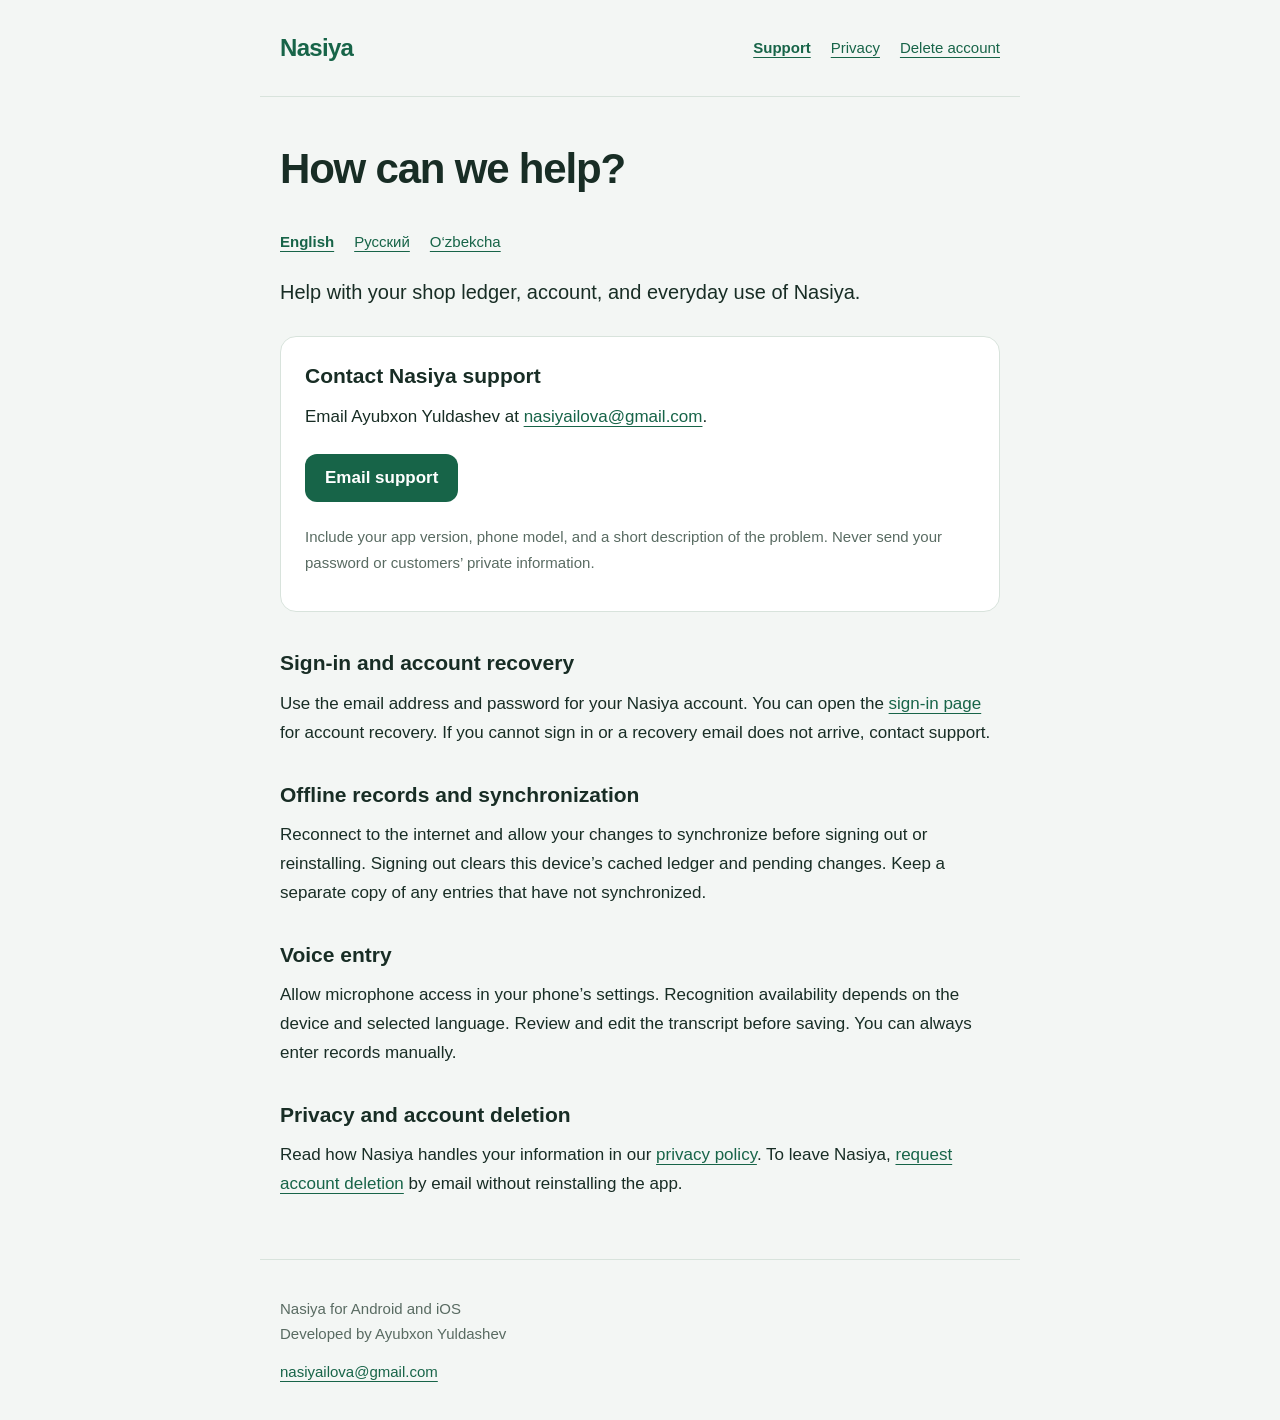
<file: index.html>
<!doctype html>
<html lang="en"><head><meta charset="utf-8"><meta name="viewport" content="width=device-width,initial-scale=1"><title>How can we help? | Nasiya</title><meta name="description" content="Contact Nasiya support for help with your shop ledger, sign-in, synchronization or account deletion."><meta name="referrer" content="strict-origin-when-cross-origin"><link rel="canonical" href="https://pofceka.github.io/nasiya-support/"><meta property="og:title" content="How can we help? | Nasiya"><meta property="og:description" content="Contact Nasiya support for help with your shop ledger, sign-in, synchronization or account deletion."><meta property="og:type" content="website"><meta property="og:url" content="https://pofceka.github.io/nasiya-support/"><link rel="stylesheet" href="https://pofceka.github.io/nasiya-support/style.css"></head><body><a class="skip" href="#main">Skip to content</a><header><a class="brand" href="https://pofceka.github.io/nasiya-support/">Nasiya</a><nav aria-label="Information"><a href="https://pofceka.github.io/nasiya-support/support/" aria-current="page">Support</a><a href="https://pofceka.github.io/nasiya-support/privacy/">Privacy</a><a href="https://pofceka.github.io/nasiya-support/delete-account/">Delete account</a></nav></header><main id="main"><h1>How can we help?</h1><nav aria-label="Language / Язык / Til"><a href="https://pofceka.github.io/nasiya-support/support/" lang="en" hreflang="en" aria-current="page">English</a><a href="https://pofceka.github.io/nasiya-support/support/ru/" lang="ru" hreflang="ru">Русский</a><a href="https://pofceka.github.io/nasiya-support/support/uz/" lang="uz" hreflang="uz">O‘zbekcha</a></nav>
<p class="intro">Help with your shop ledger, account, and everyday use of Nasiya.</p>
<section class="contact"><h2>Contact Nasiya support</h2><p>Email Ayubxon Yuldashev at <a href="mailto:nasiyailova@gmail.com">nasiyailova@gmail.com</a>.</p><a class="button" href="mailto:nasiyailova@gmail.com?subject=Nasiya%20support">Email support</a><p class="muted">Include your app version, phone model, and a short description of the problem. Never send your password or customers’ private information.</p></section>
<h2>Sign-in and account recovery</h2><p>Use the email address and password for your Nasiya account. You can open the <a href="https://nasiya-api.vercel.app/auth">sign-in page</a> for account recovery. If you cannot sign in or a recovery email does not arrive, contact support.</p>
<h2>Offline records and synchronization</h2><p>Reconnect to the internet and allow your changes to synchronize before signing out or reinstalling. Signing out clears this device’s cached ledger and pending changes. Keep a separate copy of any entries that have not synchronized.</p>
<h2>Voice entry</h2><p>Allow microphone access in your phone’s settings. Recognition availability depends on the device and selected language. Review and edit the transcript before saving. You can always enter records manually.</p>
<h2>Privacy and account deletion</h2><p>Read how Nasiya handles your information in our <a href="https://pofceka.github.io/nasiya-support/privacy/">privacy policy</a>. To leave Nasiya, <a href="https://pofceka.github.io/nasiya-support/delete-account/">request account deletion</a> by email without reinstalling the app.</p></main><footer><p>Nasiya for Android and iOS<br>Developed by Ayubxon Yuldashev</p><a href="mailto:nasiyailova@gmail.com">nasiyailova@gmail.com</a></footer></body></html>
</file>
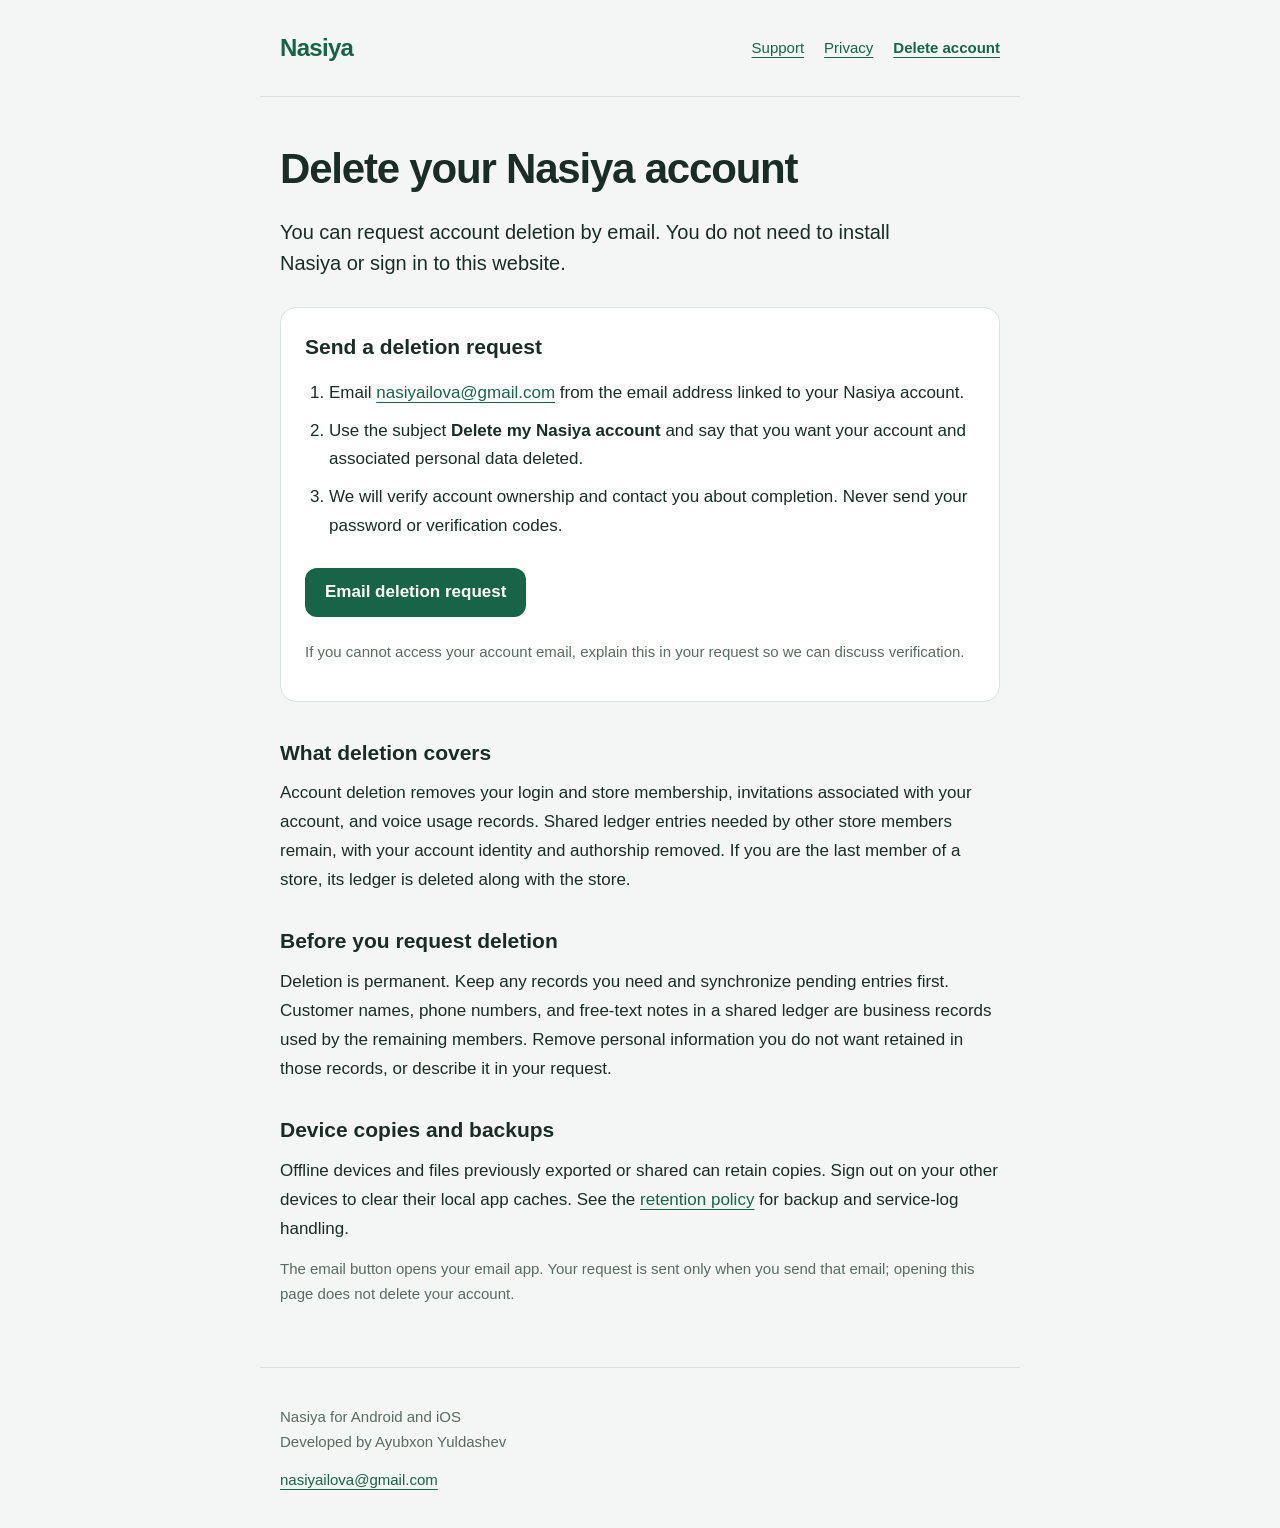
<file: delete-account/index.html>
<!doctype html>
<html lang="en"><head><meta charset="utf-8"><meta name="viewport" content="width=device-width,initial-scale=1"><title>Delete your Nasiya account | Nasiya</title><meta name="description" content="Request deletion of your Nasiya account and personal data without installing the app."><meta name="referrer" content="strict-origin-when-cross-origin"><link rel="canonical" href="https://pofceka.github.io/nasiya-support/delete-account/"><meta property="og:title" content="Delete your Nasiya account | Nasiya"><meta property="og:description" content="Request deletion of your Nasiya account and personal data without installing the app."><meta property="og:type" content="website"><meta property="og:url" content="https://pofceka.github.io/nasiya-support/delete-account/"><link rel="stylesheet" href="https://pofceka.github.io/nasiya-support/style.css"></head><body><a class="skip" href="#main">Skip to content</a><header><a class="brand" href="https://pofceka.github.io/nasiya-support/">Nasiya</a><nav aria-label="Information"><a href="https://pofceka.github.io/nasiya-support/support/">Support</a><a href="https://pofceka.github.io/nasiya-support/privacy/">Privacy</a><a href="https://pofceka.github.io/nasiya-support/delete-account/" aria-current="page">Delete account</a></nav></header><main id="main"><h1>Delete your Nasiya account</h1>
<p class="intro">You can request account deletion by email. You do not need to install Nasiya or sign in to this website.</p>
<section class="contact"><h2>Send a deletion request</h2><ol><li>Email <a href="mailto:nasiyailova@gmail.com">nasiyailova@gmail.com</a> from the email address linked to your Nasiya account.</li><li>Use the subject <strong>Delete my Nasiya account</strong> and say that you want your account and associated personal data deleted.</li><li>We will verify account ownership and contact you about completion. Never send your password or verification codes.</li></ol><a class="button" href="mailto:nasiyailova@gmail.com?subject=Delete%20my%20Nasiya%20account&amp;body=Please%20delete%20my%20Nasiya%20account%20and%20associated%20personal%20data.">Email deletion request</a><p class="muted">If you cannot access your account email, explain this in your request so we can discuss verification.</p></section>
<h2>What deletion covers</h2><p>Account deletion removes your login and store membership, invitations associated with your account, and voice usage records. Shared ledger entries needed by other store members remain, with your account identity and authorship removed. If you are the last member of a store, its ledger is deleted along with the store.</p>
<h2>Before you request deletion</h2><p>Deletion is permanent. Keep any records you need and synchronize pending entries first. Customer names, phone numbers, and free-text notes in a shared ledger are business records used by the remaining members. Remove personal information you do not want retained in those records, or describe it in your request.</p>
<h2>Device copies and backups</h2><p>Offline devices and files previously exported or shared can retain copies. Sign out on your other devices to clear their local app caches. See the <a href="https://pofceka.github.io/nasiya-support/privacy/#retention">retention policy</a> for backup and service-log handling.</p>
<p class="muted">The email button opens your email app. Your request is sent only when you send that email; opening this page does not delete your account.</p></main><footer><p>Nasiya for Android and iOS<br>Developed by Ayubxon Yuldashev</p><a href="mailto:nasiyailova@gmail.com">nasiyailova@gmail.com</a></footer></body></html>
</file>
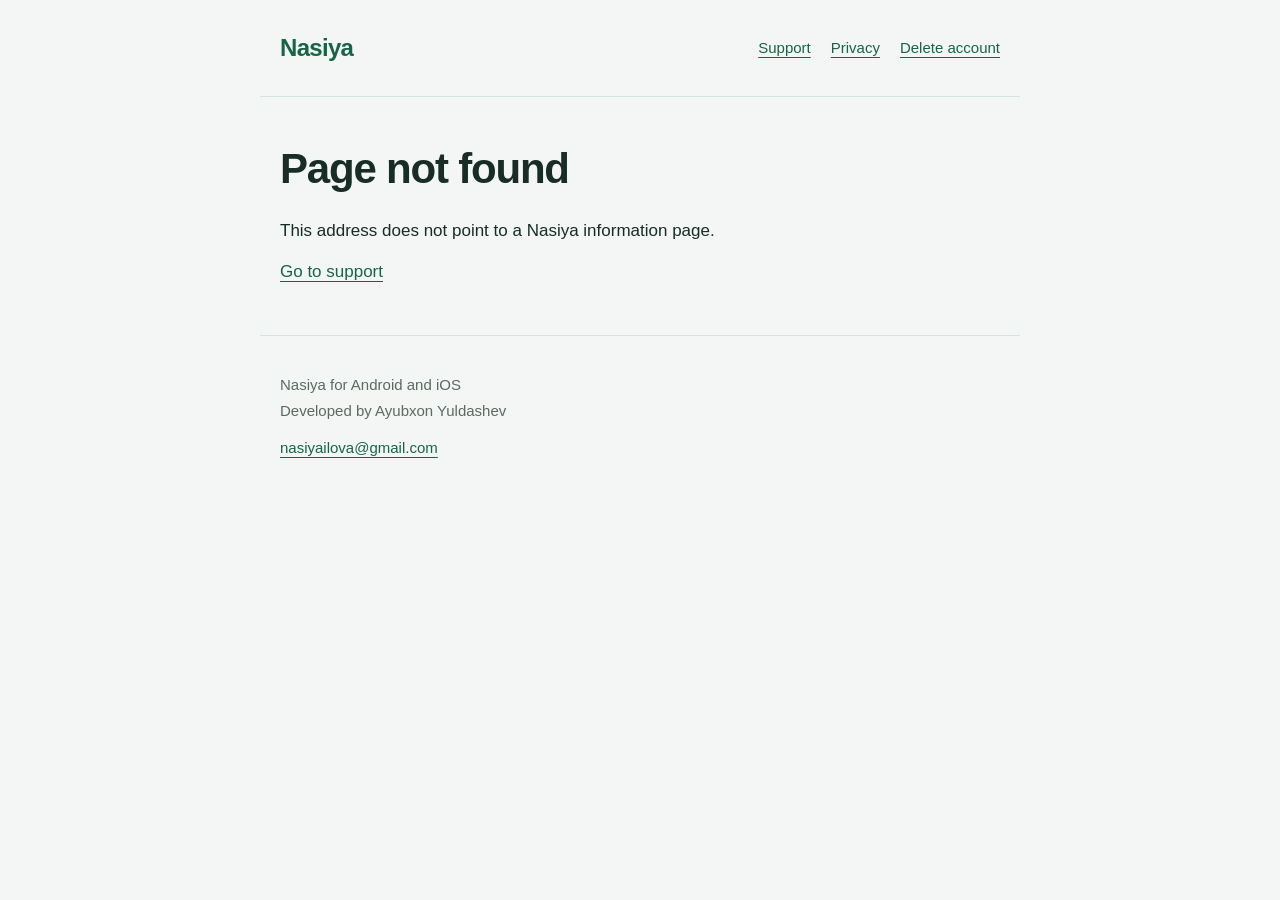
<file: not-found/index.html>
<!doctype html>
<html lang="en"><head><meta charset="utf-8"><meta name="viewport" content="width=device-width,initial-scale=1"><title>Page not found | Nasiya</title><meta name="description" content="Find Nasiya support, privacy and account deletion information."><meta name="referrer" content="strict-origin-when-cross-origin"><link rel="canonical" href="https://pofceka.github.io/nasiya-support/not-found/"><meta property="og:title" content="Page not found | Nasiya"><meta property="og:description" content="Find Nasiya support, privacy and account deletion information."><meta property="og:type" content="website"><meta property="og:url" content="https://pofceka.github.io/nasiya-support/not-found/"><link rel="stylesheet" href="https://pofceka.github.io/nasiya-support/style.css"></head><body><a class="skip" href="#main">Skip to content</a><header><a class="brand" href="https://pofceka.github.io/nasiya-support/">Nasiya</a><nav aria-label="Information"><a href="https://pofceka.github.io/nasiya-support/support/">Support</a><a href="https://pofceka.github.io/nasiya-support/privacy/">Privacy</a><a href="https://pofceka.github.io/nasiya-support/delete-account/">Delete account</a></nav></header><main id="main"><h1>Page not found</h1><p>This address does not point to a Nasiya information page.</p><a href="https://pofceka.github.io/nasiya-support/support/">Go to support</a></main><footer><p>Nasiya for Android and iOS<br>Developed by Ayubxon Yuldashev</p><a href="mailto:nasiyailova@gmail.com">nasiyailova@gmail.com</a></footer></body></html>
</file>
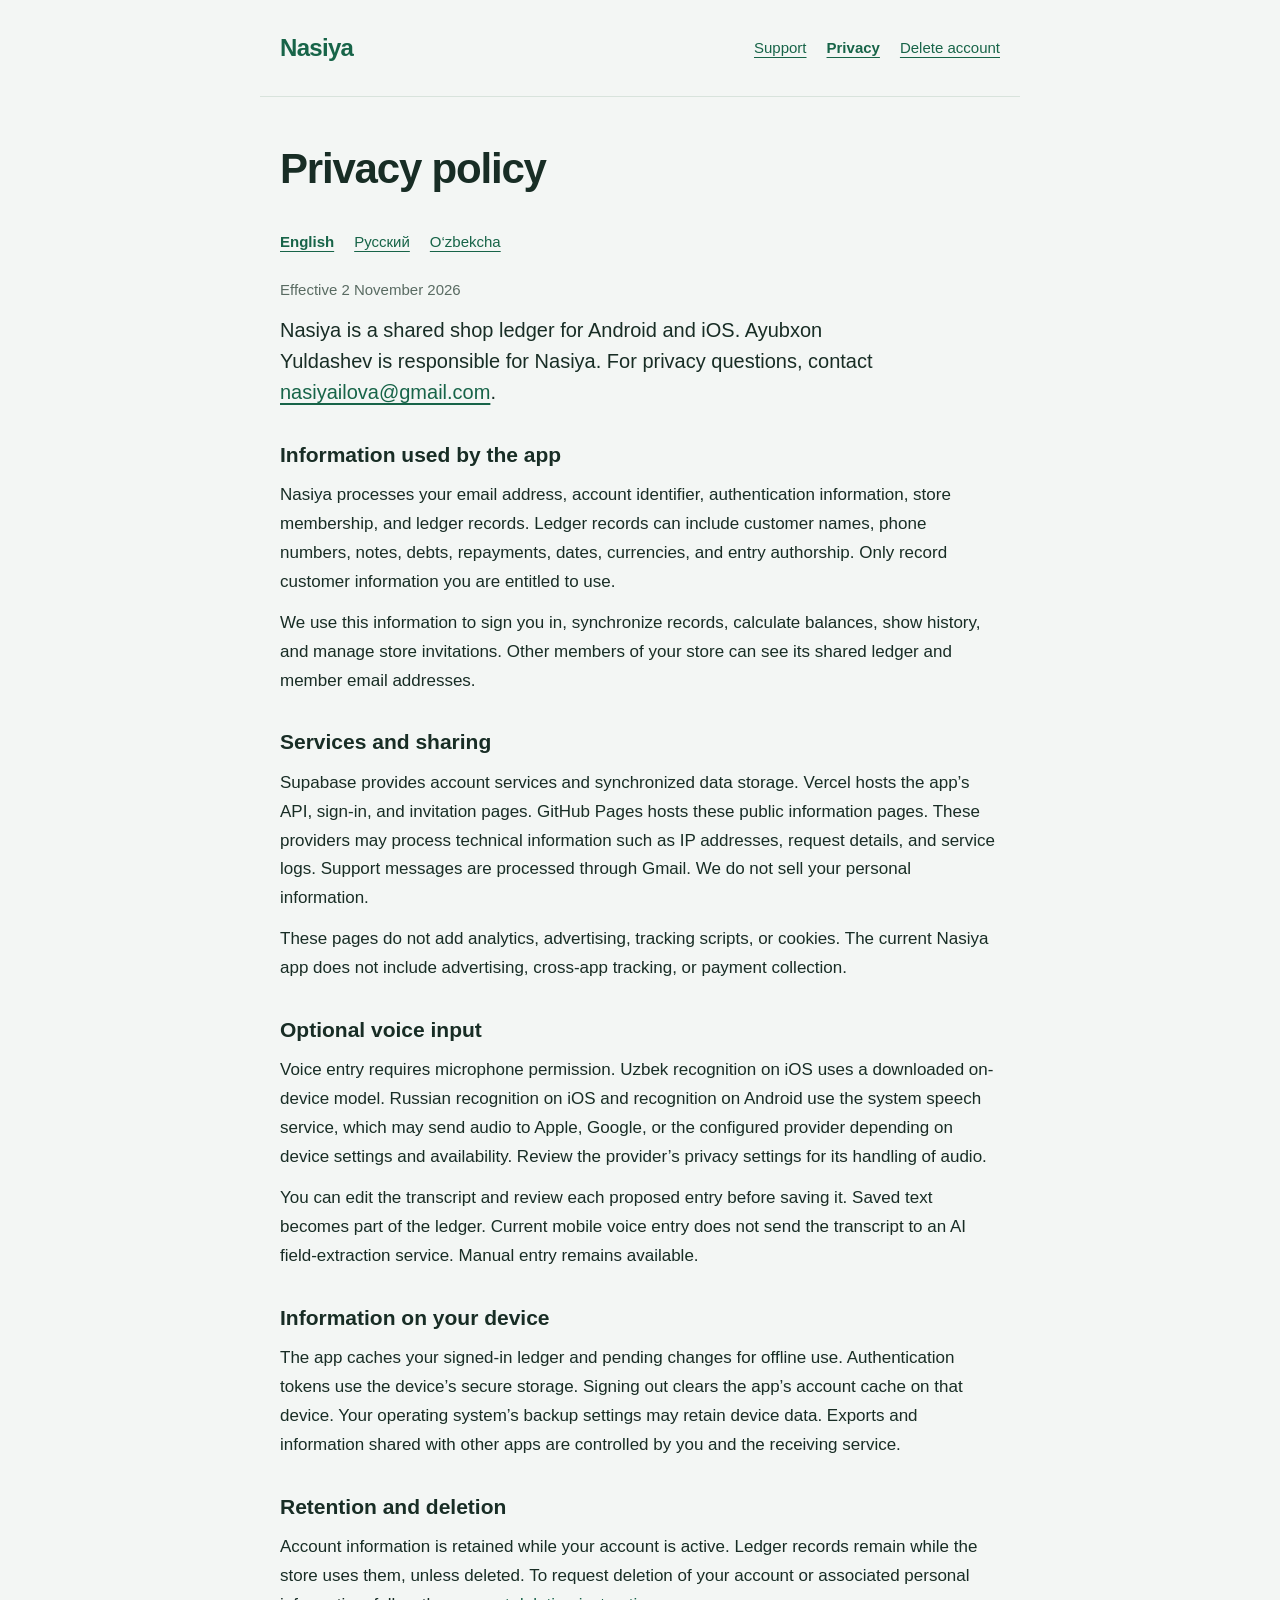
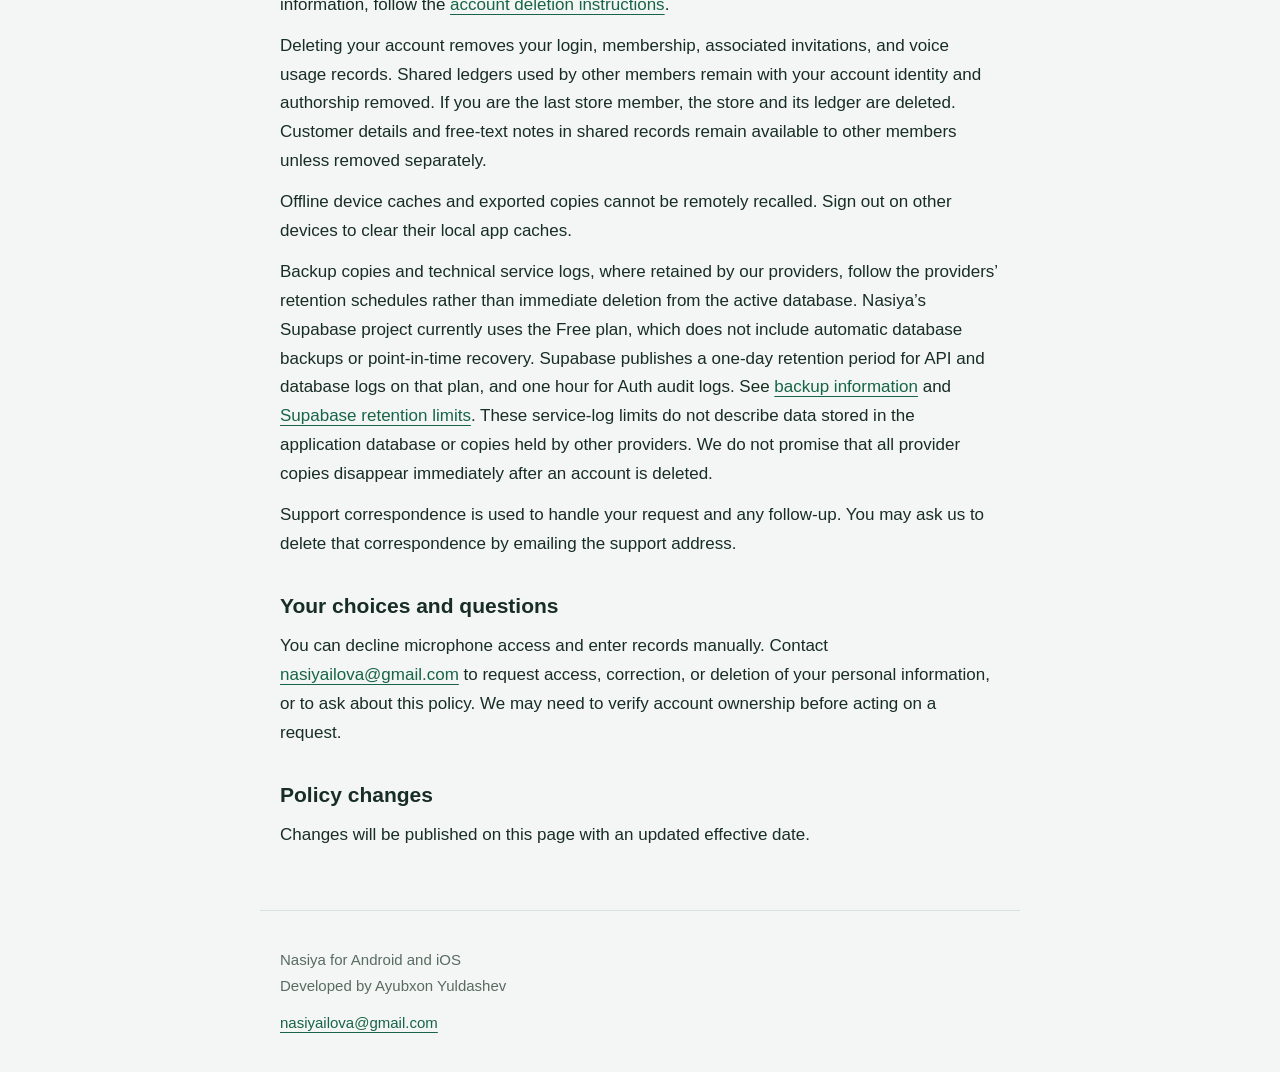
<file: privacy/index.html>
<!doctype html>
<html lang="en"><head><meta charset="utf-8"><meta name="viewport" content="width=device-width,initial-scale=1"><title>Privacy policy | Nasiya</title><meta name="description" content="How Nasiya handles account information, shop ledgers, voice input, retention and deletion."><meta name="referrer" content="strict-origin-when-cross-origin"><link rel="canonical" href="https://pofceka.github.io/nasiya-support/privacy/"><meta property="og:title" content="Privacy policy | Nasiya"><meta property="og:description" content="How Nasiya handles account information, shop ledgers, voice input, retention and deletion."><meta property="og:type" content="website"><meta property="og:url" content="https://pofceka.github.io/nasiya-support/privacy/"><link rel="stylesheet" href="https://pofceka.github.io/nasiya-support/style.css"></head><body><a class="skip" href="#main">Skip to content</a><header><a class="brand" href="https://pofceka.github.io/nasiya-support/">Nasiya</a><nav aria-label="Information"><a href="https://pofceka.github.io/nasiya-support/support/">Support</a><a href="https://pofceka.github.io/nasiya-support/privacy/" aria-current="page">Privacy</a><a href="https://pofceka.github.io/nasiya-support/delete-account/">Delete account</a></nav></header><main id="main"><h1>Privacy policy</h1><nav aria-label="Language / Язык / Til"><a href="https://pofceka.github.io/nasiya-support/privacy/" lang="en" hreflang="en" aria-current="page">English</a><a href="https://pofceka.github.io/nasiya-support/privacy/ru/" lang="ru" hreflang="ru">Русский</a><a href="https://pofceka.github.io/nasiya-support/privacy/uz/" lang="uz" hreflang="uz">O‘zbekcha</a></nav>
<p class="muted">Effective 2 November 2026</p><p class="intro">Nasiya is a shared shop ledger for Android and iOS. Ayubxon Yuldashev is responsible for Nasiya. For privacy questions, contact <a href="mailto:nasiyailova@gmail.com">nasiyailova@gmail.com</a>.</p>
<h2>Information used by the app</h2><p>Nasiya processes your email address, account identifier, authentication information, store membership, and ledger records. Ledger records can include customer names, phone numbers, notes, debts, repayments, dates, currencies, and entry authorship. Only record customer information you are entitled to use.</p><p>We use this information to sign you in, synchronize records, calculate balances, show history, and manage store invitations. Other members of your store can see its shared ledger and member email addresses.</p>
<h2>Services and sharing</h2><p>Supabase provides account services and synchronized data storage. Vercel hosts the app’s API, sign-in, and invitation pages. GitHub Pages hosts these public information pages. These providers may process technical information such as IP addresses, request details, and service logs. Support messages are processed through Gmail. We do not sell your personal information.</p><p>These pages do not add analytics, advertising, tracking scripts, or cookies. The current Nasiya app does not include advertising, cross-app tracking, or payment collection.</p>
<h2>Optional voice input</h2><p>Voice entry requires microphone permission. Uzbek recognition on iOS uses a downloaded on-device model. Russian recognition on iOS and recognition on Android use the system speech service, which may send audio to Apple, Google, or the configured provider depending on device settings and availability. Review the provider’s privacy settings for its handling of audio.</p><p>You can edit the transcript and review each proposed entry before saving it. Saved text becomes part of the ledger. Current mobile voice entry does not send the transcript to an AI field-extraction service. Manual entry remains available.</p>
<h2>Information on your device</h2><p>The app caches your signed-in ledger and pending changes for offline use. Authentication tokens use the device’s secure storage. Signing out clears the app’s account cache on that device. Your operating system’s backup settings may retain device data. Exports and information shared with other apps are controlled by you and the receiving service.</p>
<section id="retention"><h2>Retention and deletion</h2><p>Account information is retained while your account is active. Ledger records remain while the store uses them, unless deleted. To request deletion of your account or associated personal information, follow the <a href="https://pofceka.github.io/nasiya-support/delete-account/">account deletion instructions</a>.</p><p>Deleting your account removes your login, membership, associated invitations, and voice usage records. Shared ledgers used by other members remain with your account identity and authorship removed. If you are the last store member, the store and its ledger are deleted. Customer details and free-text notes in shared records remain available to other members unless removed separately.</p><p>Offline device caches and exported copies cannot be remotely recalled. Sign out on other devices to clear their local app caches.</p><p>Backup copies and technical service logs, where retained by our providers, follow the providers’ retention schedules rather than immediate deletion from the active database. Nasiya’s Supabase project currently uses the Free plan, which does not include automatic database backups or point-in-time recovery. Supabase publishes a one-day retention period for API and database logs on that plan, and one hour for Auth audit logs. See <a href="https://supabase.com/docs/guides/platform/backups">backup information</a> and <a href="https://supabase.com/pricing">Supabase retention limits</a>. These service-log limits do not describe data stored in the application database or copies held by other providers. We do not promise that all provider copies disappear immediately after an account is deleted.</p><p>Support correspondence is used to handle your request and any follow-up. You may ask us to delete that correspondence by emailing the support address.</p></section>
<h2>Your choices and questions</h2><p>You can decline microphone access and enter records manually. Contact <a href="mailto:nasiyailova@gmail.com">nasiyailova@gmail.com</a> to request access, correction, or deletion of your personal information, or to ask about this policy. We may need to verify account ownership before acting on a request.</p>
<h2>Policy changes</h2><p>Changes will be published on this page with an updated effective date.</p></main><footer><p>Nasiya for Android and iOS<br>Developed by Ayubxon Yuldashev</p><a href="mailto:nasiyailova@gmail.com">nasiyailova@gmail.com</a></footer></body></html>
</file>
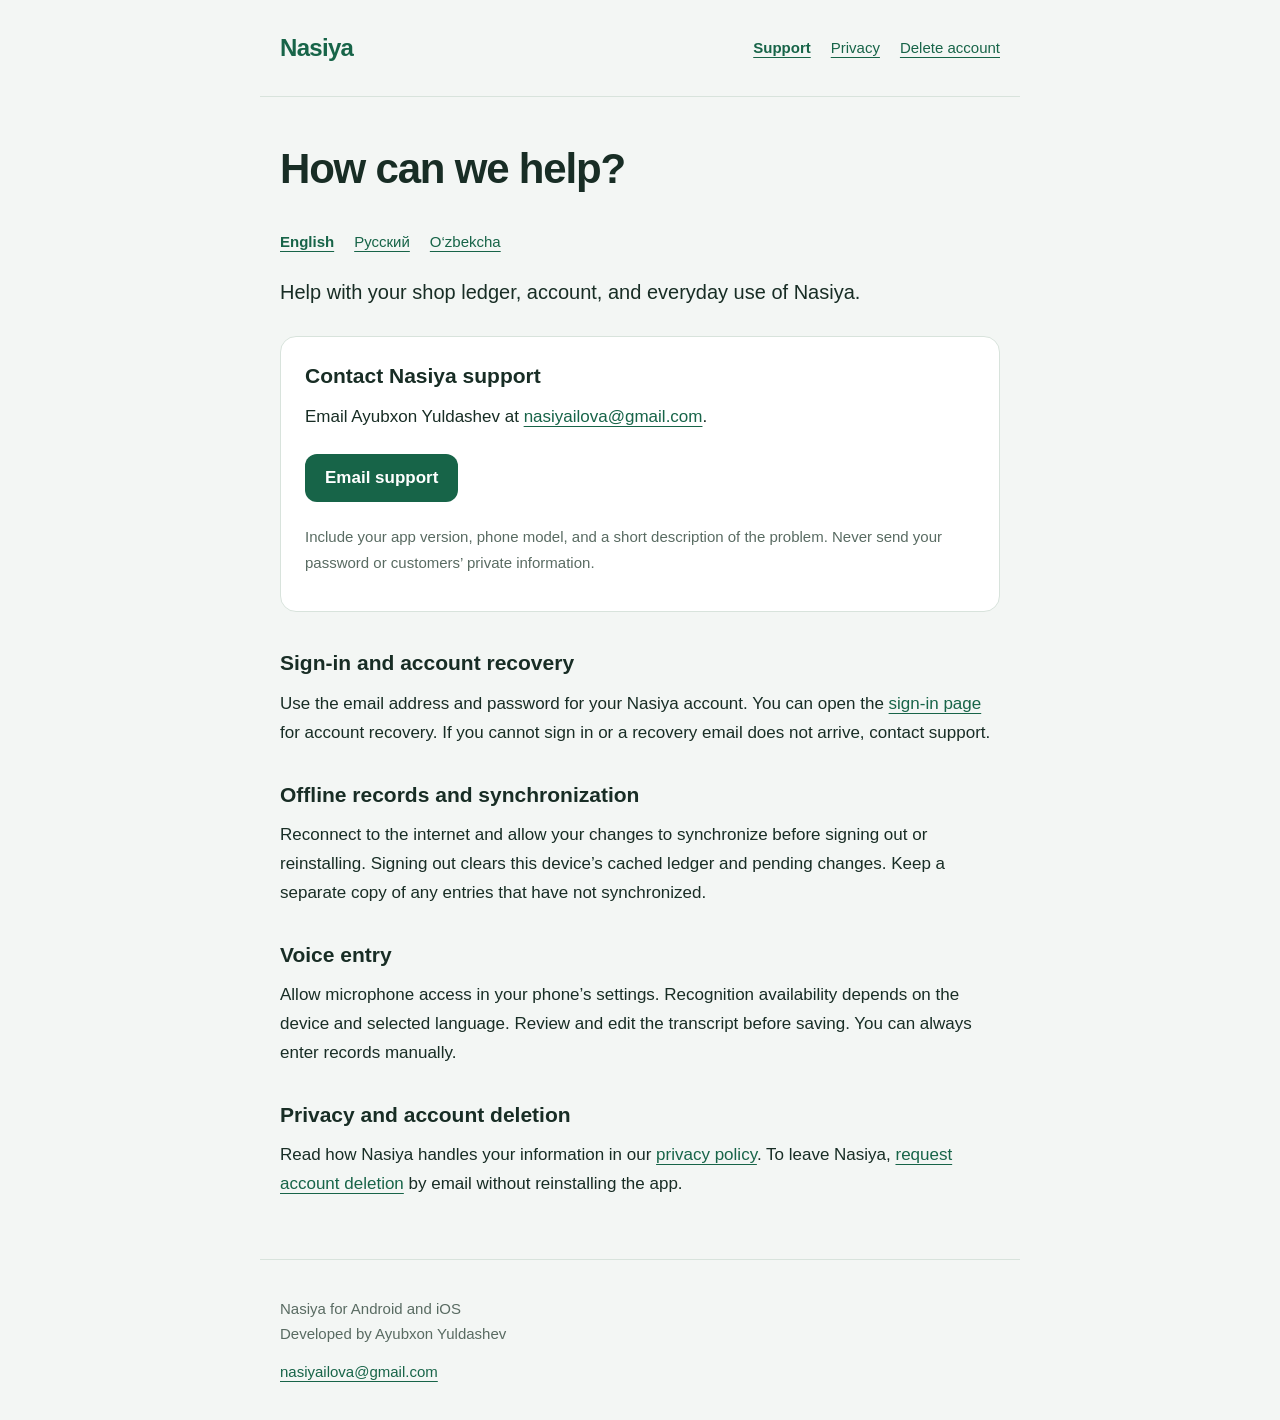
<file: support/index.html>
<!doctype html>
<html lang="en"><head><meta charset="utf-8"><meta name="viewport" content="width=device-width,initial-scale=1"><title>How can we help? | Nasiya</title><meta name="description" content="Contact Nasiya support for help with your shop ledger, sign-in, synchronization or account deletion."><meta name="referrer" content="strict-origin-when-cross-origin"><link rel="canonical" href="https://pofceka.github.io/nasiya-support/support/"><meta property="og:title" content="How can we help? | Nasiya"><meta property="og:description" content="Contact Nasiya support for help with your shop ledger, sign-in, synchronization or account deletion."><meta property="og:type" content="website"><meta property="og:url" content="https://pofceka.github.io/nasiya-support/support/"><link rel="stylesheet" href="https://pofceka.github.io/nasiya-support/style.css"></head><body><a class="skip" href="#main">Skip to content</a><header><a class="brand" href="https://pofceka.github.io/nasiya-support/">Nasiya</a><nav aria-label="Information"><a href="https://pofceka.github.io/nasiya-support/support/" aria-current="page">Support</a><a href="https://pofceka.github.io/nasiya-support/privacy/">Privacy</a><a href="https://pofceka.github.io/nasiya-support/delete-account/">Delete account</a></nav></header><main id="main"><h1>How can we help?</h1><nav aria-label="Language / Язык / Til"><a href="https://pofceka.github.io/nasiya-support/support/" lang="en" hreflang="en" aria-current="page">English</a><a href="https://pofceka.github.io/nasiya-support/support/ru/" lang="ru" hreflang="ru">Русский</a><a href="https://pofceka.github.io/nasiya-support/support/uz/" lang="uz" hreflang="uz">O‘zbekcha</a></nav>
<p class="intro">Help with your shop ledger, account, and everyday use of Nasiya.</p>
<section class="contact"><h2>Contact Nasiya support</h2><p>Email Ayubxon Yuldashev at <a href="mailto:nasiyailova@gmail.com">nasiyailova@gmail.com</a>.</p><a class="button" href="mailto:nasiyailova@gmail.com?subject=Nasiya%20support">Email support</a><p class="muted">Include your app version, phone model, and a short description of the problem. Never send your password or customers’ private information.</p></section>
<h2>Sign-in and account recovery</h2><p>Use the email address and password for your Nasiya account. You can open the <a href="https://nasiya-api.vercel.app/auth">sign-in page</a> for account recovery. If you cannot sign in or a recovery email does not arrive, contact support.</p>
<h2>Offline records and synchronization</h2><p>Reconnect to the internet and allow your changes to synchronize before signing out or reinstalling. Signing out clears this device’s cached ledger and pending changes. Keep a separate copy of any entries that have not synchronized.</p>
<h2>Voice entry</h2><p>Allow microphone access in your phone’s settings. Recognition availability depends on the device and selected language. Review and edit the transcript before saving. You can always enter records manually.</p>
<h2>Privacy and account deletion</h2><p>Read how Nasiya handles your information in our <a href="https://pofceka.github.io/nasiya-support/privacy/">privacy policy</a>. To leave Nasiya, <a href="https://pofceka.github.io/nasiya-support/delete-account/">request account deletion</a> by email without reinstalling the app.</p></main><footer><p>Nasiya for Android and iOS<br>Developed by Ayubxon Yuldashev</p><a href="mailto:nasiyailova@gmail.com">nasiyailova@gmail.com</a></footer></body></html>
</file>
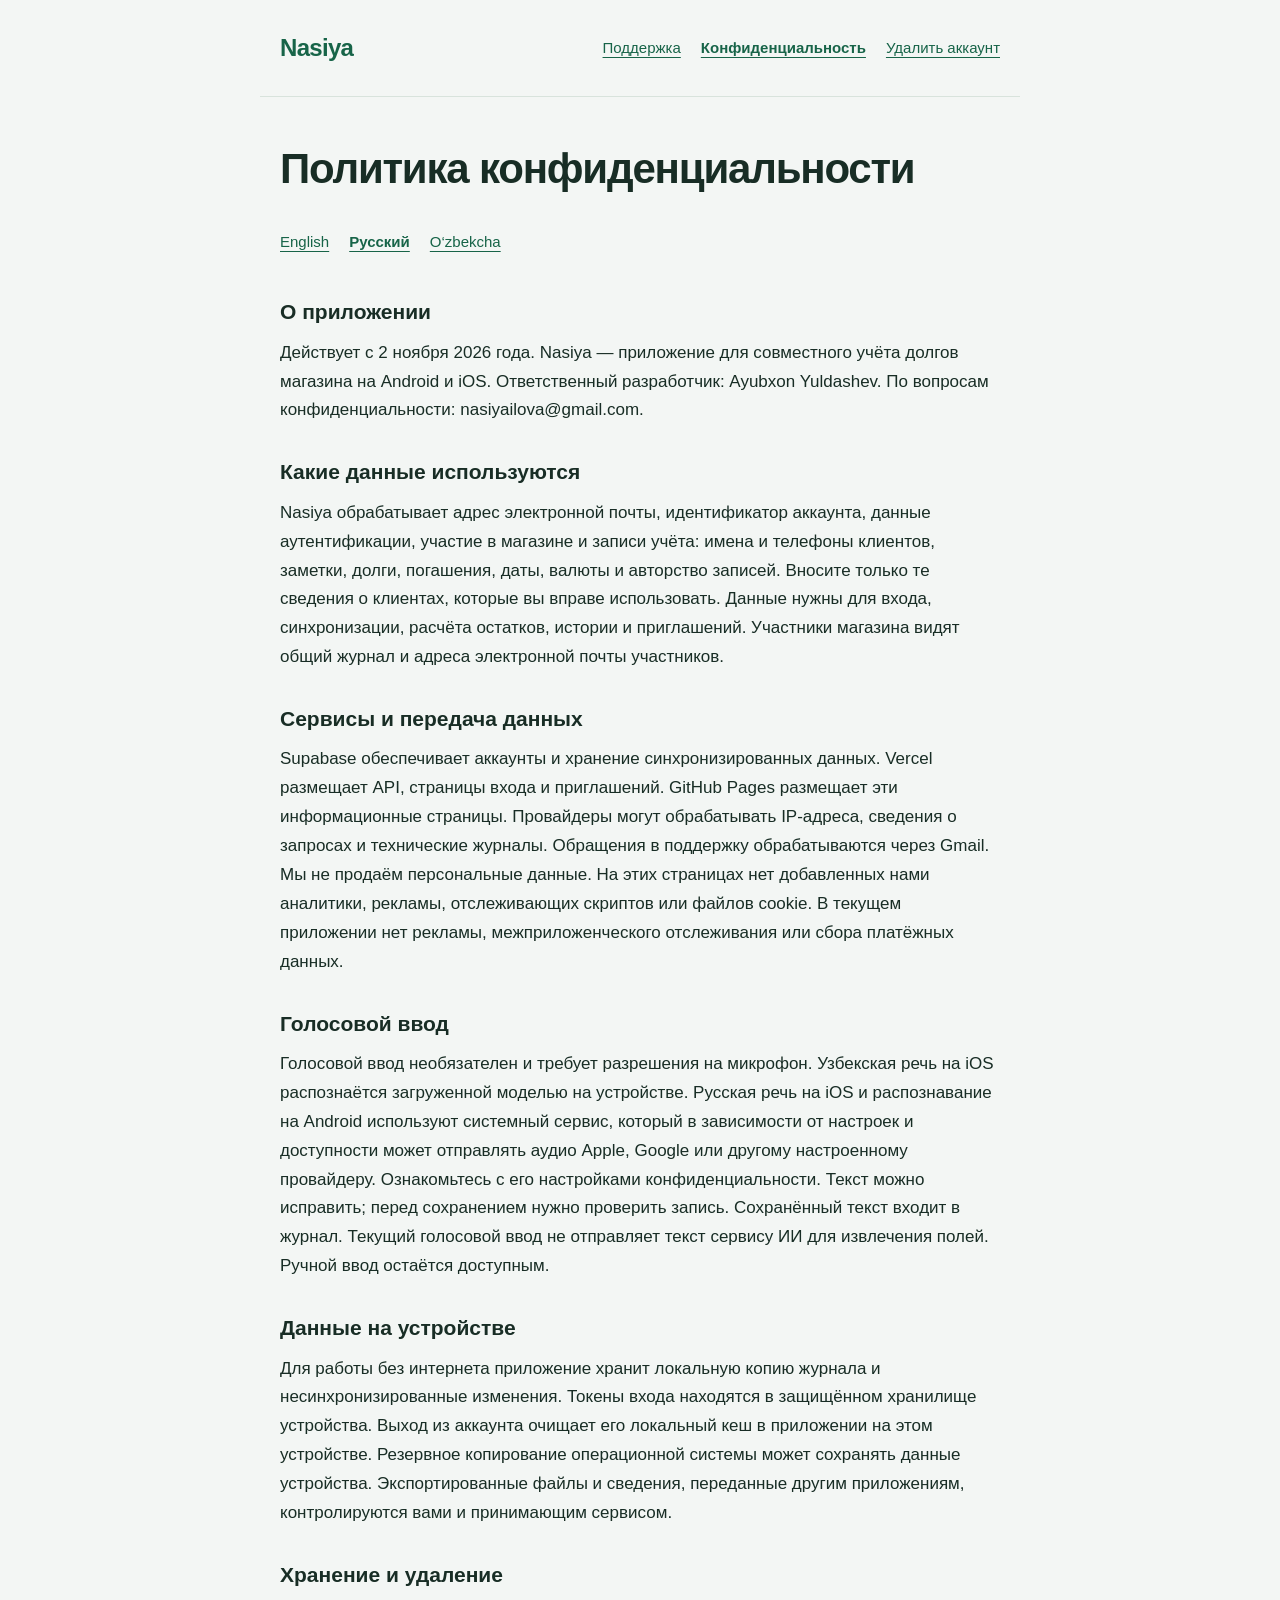
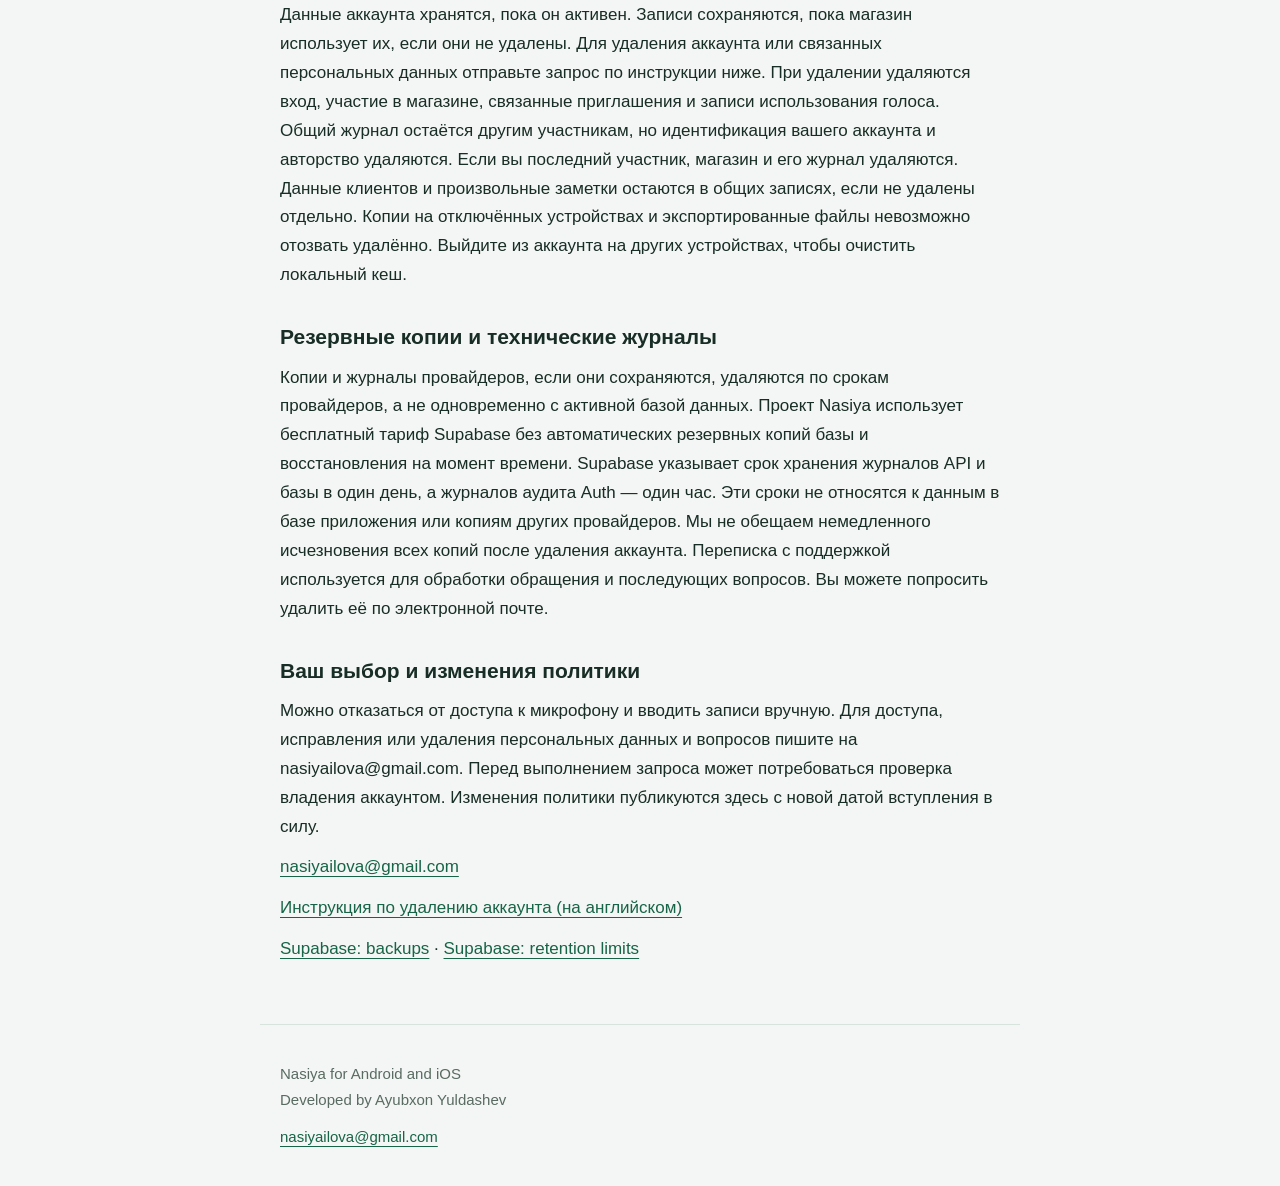
<file: privacy/ru/index.html>
<!doctype html>
<html lang="ru"><head><meta charset="utf-8"><meta name="viewport" content="width=device-width,initial-scale=1"><title>Политика конфиденциальности | Nasiya</title><meta name="description" content="How Nasiya handles account information, shop ledgers, voice input, retention and deletion."><meta name="referrer" content="strict-origin-when-cross-origin"><link rel="canonical" href="https://pofceka.github.io/nasiya-support/privacy/ru/"><meta property="og:title" content="Privacy policy | Nasiya"><meta property="og:description" content="How Nasiya handles account information, shop ledgers, voice input, retention and deletion."><meta property="og:type" content="website"><meta property="og:url" content="https://pofceka.github.io/nasiya-support/privacy/ru/"><link rel="stylesheet" href="https://pofceka.github.io/nasiya-support/style.css"></head><body><a class="skip" href="#main">Skip to content</a><header><a class="brand" href="https://pofceka.github.io/nasiya-support/">Nasiya</a><nav aria-label="Information"><a href="https://pofceka.github.io/nasiya-support/support/ru/">Поддержка</a><a href="https://pofceka.github.io/nasiya-support/privacy/ru/" aria-current="page">Конфиденциальность</a><a href="https://pofceka.github.io/nasiya-support/delete-account/">Удалить аккаунт</a></nav></header><main id="main"><h1>Политика конфиденциальности</h1><nav aria-label="Language / Язык / Til"><a href="https://pofceka.github.io/nasiya-support/privacy/" lang="en" hreflang="en">English</a><a href="https://pofceka.github.io/nasiya-support/privacy/ru/" lang="ru" hreflang="ru" aria-current="page">Русский</a><a href="https://pofceka.github.io/nasiya-support/privacy/uz/" lang="uz" hreflang="uz">O‘zbekcha</a></nav><section><h2>О приложении</h2><p>Действует с 2 ноября 2026 года. Nasiya — приложение для совместного учёта долгов магазина на Android и iOS. Ответственный разработчик: Ayubxon Yuldashev. По вопросам конфиденциальности: nasiyailova@gmail.com.</p></section><section><h2>Какие данные используются</h2><p>Nasiya обрабатывает адрес электронной почты, идентификатор аккаунта, данные аутентификации, участие в магазине и записи учёта: имена и телефоны клиентов, заметки, долги, погашения, даты, валюты и авторство записей. Вносите только те сведения о клиентах, которые вы вправе использовать. Данные нужны для входа, синхронизации, расчёта остатков, истории и приглашений. Участники магазина видят общий журнал и адреса электронной почты участников.</p></section><section><h2>Сервисы и передача данных</h2><p>Supabase обеспечивает аккаунты и хранение синхронизированных данных. Vercel размещает API, страницы входа и приглашений. GitHub Pages размещает эти информационные страницы. Провайдеры могут обрабатывать IP-адреса, сведения о запросах и технические журналы. Обращения в поддержку обрабатываются через Gmail. Мы не продаём персональные данные. На этих страницах нет добавленных нами аналитики, рекламы, отслеживающих скриптов или файлов cookie. В текущем приложении нет рекламы, межприложенческого отслеживания или сбора платёжных данных.</p></section><section><h2>Голосовой ввод</h2><p>Голосовой ввод необязателен и требует разрешения на микрофон. Узбекская речь на iOS распознаётся загруженной моделью на устройстве. Русская речь на iOS и распознавание на Android используют системный сервис, который в зависимости от настроек и доступности может отправлять аудио Apple, Google или другому настроенному провайдеру. Ознакомьтесь с его настройками конфиденциальности. Текст можно исправить; перед сохранением нужно проверить запись. Сохранённый текст входит в журнал. Текущий голосовой ввод не отправляет текст сервису ИИ для извлечения полей. Ручной ввод остаётся доступным.</p></section><section><h2>Данные на устройстве</h2><p>Для работы без интернета приложение хранит локальную копию журнала и несинхронизированные изменения. Токены входа находятся в защищённом хранилище устройства. Выход из аккаунта очищает его локальный кеш в приложении на этом устройстве. Резервное копирование операционной системы может сохранять данные устройства. Экспортированные файлы и сведения, переданные другим приложениям, контролируются вами и принимающим сервисом.</p></section><section id="retention"><h2>Хранение и удаление</h2><p>Данные аккаунта хранятся, пока он активен. Записи сохраняются, пока магазин использует их, если они не удалены. Для удаления аккаунта или связанных персональных данных отправьте запрос по инструкции ниже. При удалении удаляются вход, участие в магазине, связанные приглашения и записи использования голоса. Общий журнал остаётся другим участникам, но идентификация вашего аккаунта и авторство удаляются. Если вы последний участник, магазин и его журнал удаляются. Данные клиентов и произвольные заметки остаются в общих записях, если не удалены отдельно. Копии на отключённых устройствах и экспортированные файлы невозможно отозвать удалённо. Выйдите из аккаунта на других устройствах, чтобы очистить локальный кеш.</p></section><section><h2>Резервные копии и технические журналы</h2><p>Копии и журналы провайдеров, если они сохраняются, удаляются по срокам провайдеров, а не одновременно с активной базой данных. Проект Nasiya использует бесплатный тариф Supabase без автоматических резервных копий базы и восстановления на момент времени. Supabase указывает срок хранения журналов API и базы в один день, а журналов аудита Auth — один час. Эти сроки не относятся к данным в базе приложения или копиям других провайдеров. Мы не обещаем немедленного исчезновения всех копий после удаления аккаунта. Переписка с поддержкой используется для обработки обращения и последующих вопросов. Вы можете попросить удалить её по электронной почте.</p></section><section><h2>Ваш выбор и изменения политики</h2><p>Можно отказаться от доступа к микрофону и вводить записи вручную. Для доступа, исправления или удаления персональных данных и вопросов пишите на nasiyailova@gmail.com. Перед выполнением запроса может потребоваться проверка владения аккаунтом. Изменения политики публикуются здесь с новой датой вступления в силу.</p></section><p><a href="mailto:nasiyailova@gmail.com">nasiyailova@gmail.com</a></p><p><a href="https://pofceka.github.io/nasiya-support/delete-account/">Инструкция по удалению аккаунта (на английском)</a></p><p><a href="https://supabase.com/docs/guides/platform/backups">Supabase: backups</a> · <a href="https://supabase.com/pricing">Supabase: retention limits</a></p></main><footer><p>Nasiya for Android and iOS<br>Developed by Ayubxon Yuldashev</p><a href="mailto:nasiyailova@gmail.com">nasiyailova@gmail.com</a></footer></body></html>
</file>
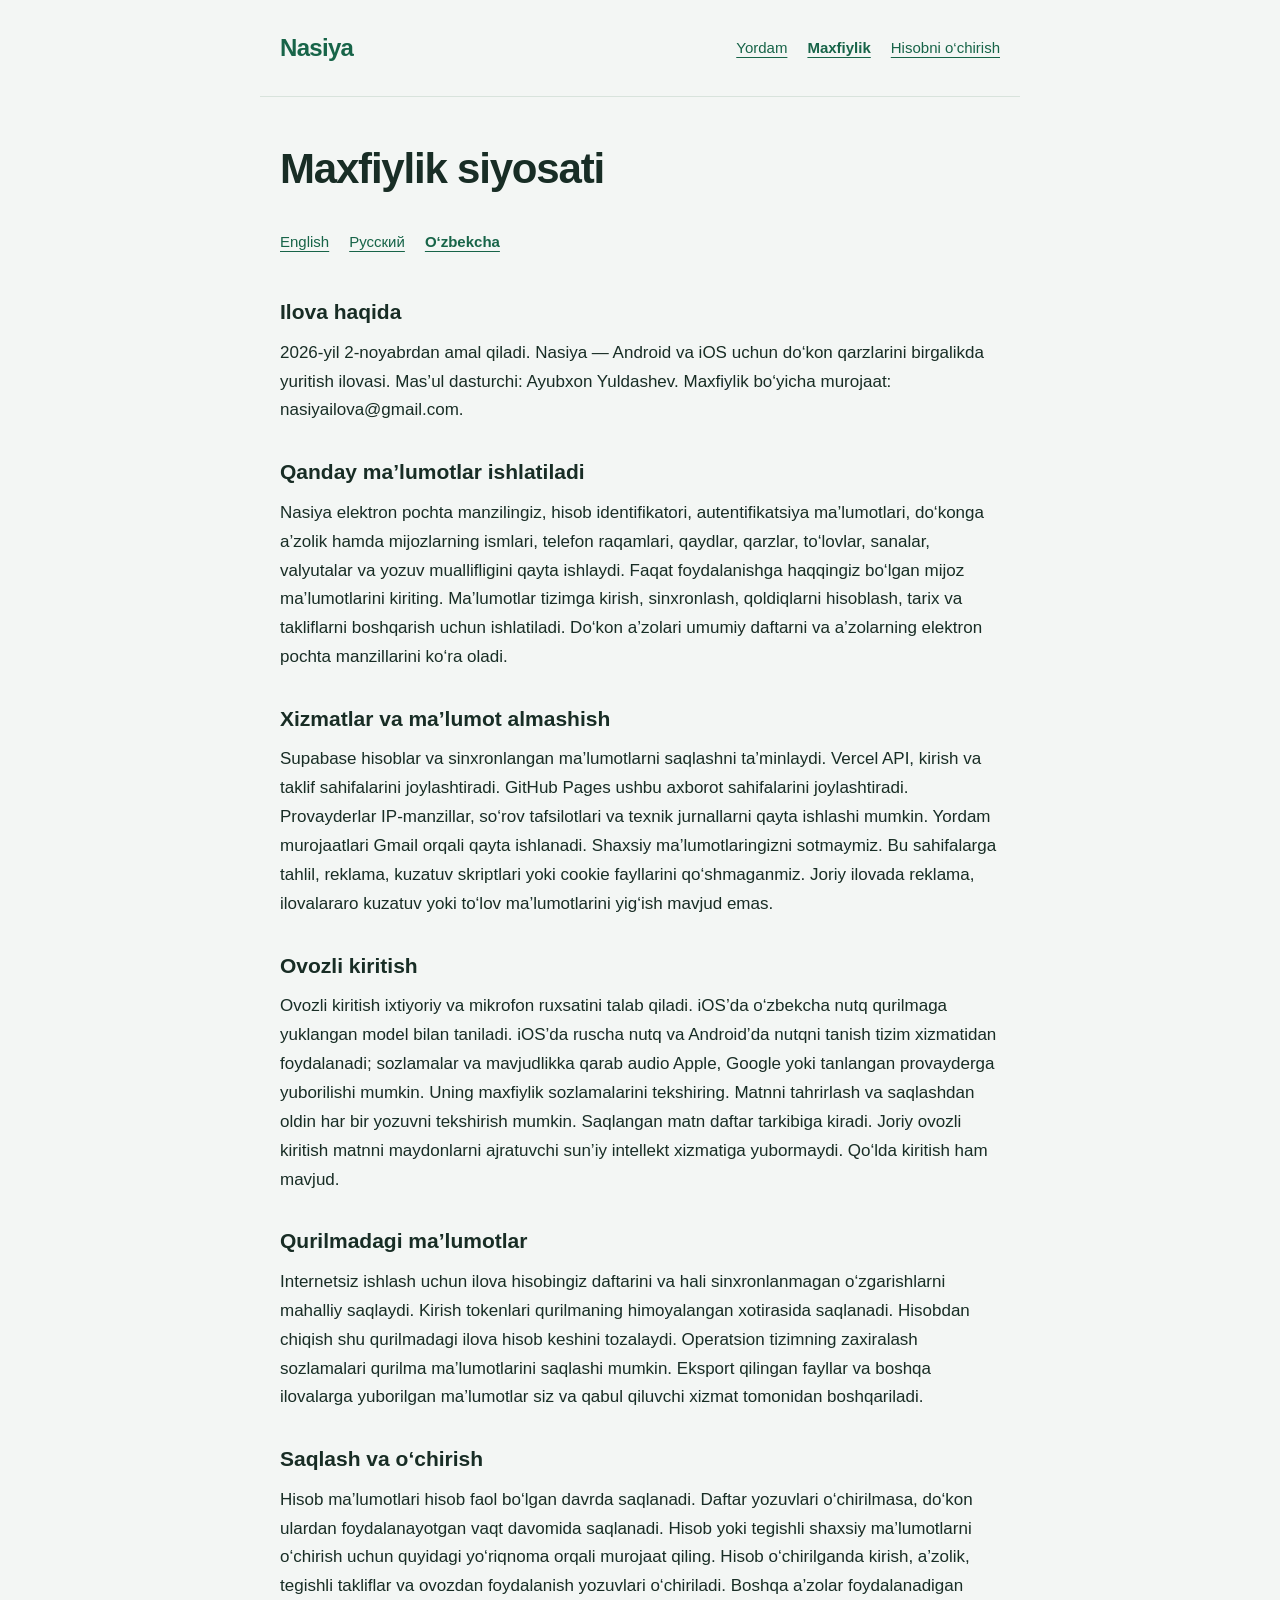
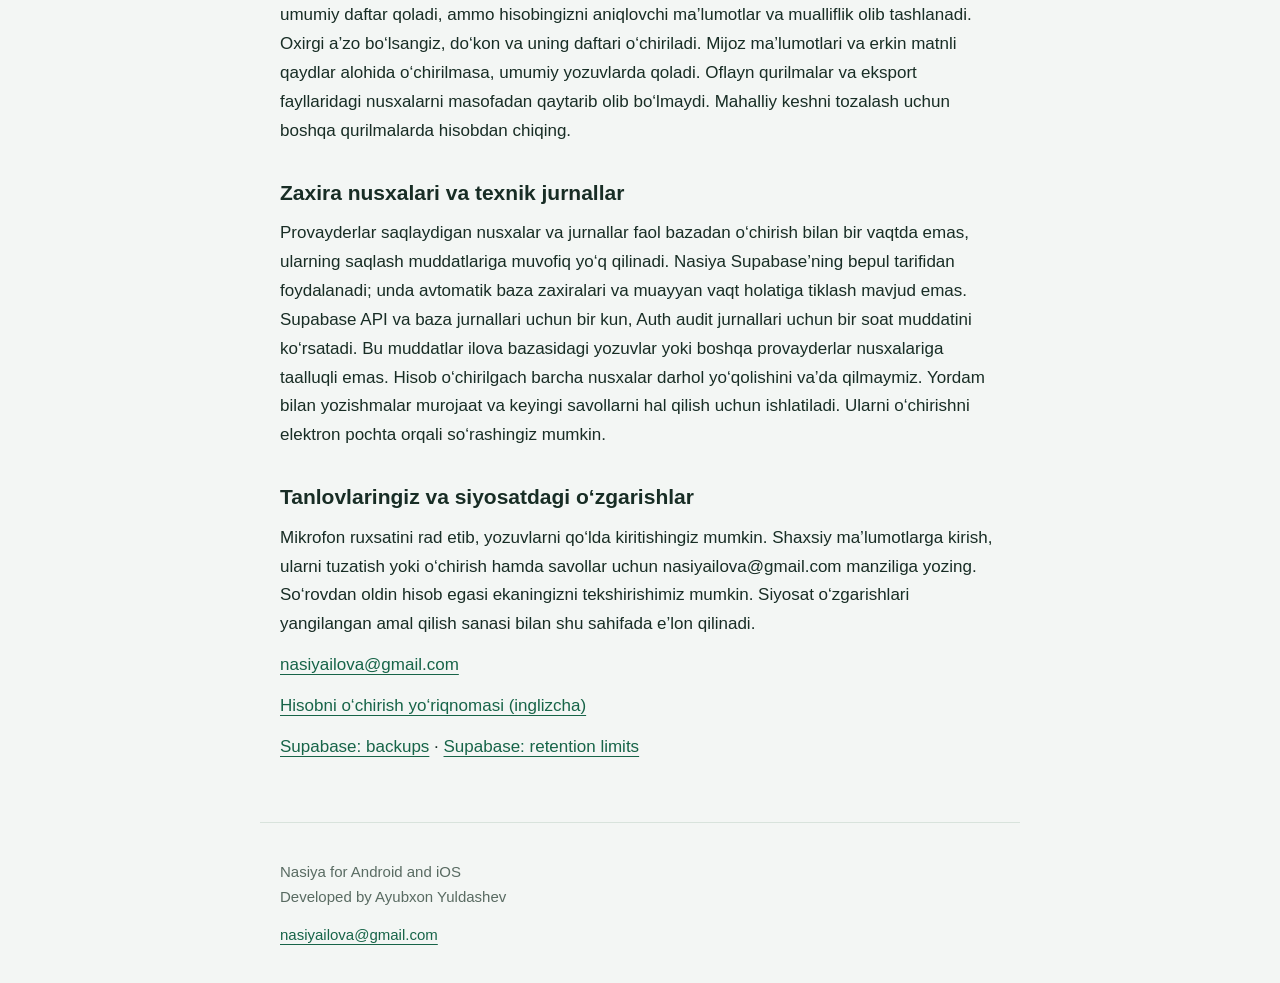
<file: privacy/uz/index.html>
<!doctype html>
<html lang="uz"><head><meta charset="utf-8"><meta name="viewport" content="width=device-width,initial-scale=1"><title>Maxfiylik siyosati | Nasiya</title><meta name="description" content="How Nasiya handles account information, shop ledgers, voice input, retention and deletion."><meta name="referrer" content="strict-origin-when-cross-origin"><link rel="canonical" href="https://pofceka.github.io/nasiya-support/privacy/uz/"><meta property="og:title" content="Privacy policy | Nasiya"><meta property="og:description" content="How Nasiya handles account information, shop ledgers, voice input, retention and deletion."><meta property="og:type" content="website"><meta property="og:url" content="https://pofceka.github.io/nasiya-support/privacy/uz/"><link rel="stylesheet" href="https://pofceka.github.io/nasiya-support/style.css"></head><body><a class="skip" href="#main">Skip to content</a><header><a class="brand" href="https://pofceka.github.io/nasiya-support/">Nasiya</a><nav aria-label="Information"><a href="https://pofceka.github.io/nasiya-support/support/uz/">Yordam</a><a href="https://pofceka.github.io/nasiya-support/privacy/uz/" aria-current="page">Maxfiylik</a><a href="https://pofceka.github.io/nasiya-support/delete-account/">Hisobni o‘chirish</a></nav></header><main id="main"><h1>Maxfiylik siyosati</h1><nav aria-label="Language / Язык / Til"><a href="https://pofceka.github.io/nasiya-support/privacy/" lang="en" hreflang="en">English</a><a href="https://pofceka.github.io/nasiya-support/privacy/ru/" lang="ru" hreflang="ru">Русский</a><a href="https://pofceka.github.io/nasiya-support/privacy/uz/" lang="uz" hreflang="uz" aria-current="page">O‘zbekcha</a></nav><section><h2>Ilova haqida</h2><p>2026-yil 2-noyabrdan amal qiladi. Nasiya — Android va iOS uchun do‘kon qarzlarini birgalikda yuritish ilovasi. Mas’ul dasturchi: Ayubxon Yuldashev. Maxfiylik bo‘yicha murojaat: nasiyailova@gmail.com.</p></section><section><h2>Qanday ma’lumotlar ishlatiladi</h2><p>Nasiya elektron pochta manzilingiz, hisob identifikatori, autentifikatsiya ma’lumotlari, do‘konga a’zolik hamda mijozlarning ismlari, telefon raqamlari, qaydlar, qarzlar, to‘lovlar, sanalar, valyutalar va yozuv muallifligini qayta ishlaydi. Faqat foydalanishga haqqingiz bo‘lgan mijoz ma’lumotlarini kiriting. Ma’lumotlar tizimga kirish, sinxronlash, qoldiqlarni hisoblash, tarix va takliflarni boshqarish uchun ishlatiladi. Do‘kon a’zolari umumiy daftarni va a’zolarning elektron pochta manzillarini ko‘ra oladi.</p></section><section><h2>Xizmatlar va ma’lumot almashish</h2><p>Supabase hisoblar va sinxronlangan ma’lumotlarni saqlashni ta’minlaydi. Vercel API, kirish va taklif sahifalarini joylashtiradi. GitHub Pages ushbu axborot sahifalarini joylashtiradi. Provayderlar IP-manzillar, so‘rov tafsilotlari va texnik jurnallarni qayta ishlashi mumkin. Yordam murojaatlari Gmail orqali qayta ishlanadi. Shaxsiy ma’lumotlaringizni sotmaymiz. Bu sahifalarga tahlil, reklama, kuzatuv skriptlari yoki cookie fayllarini qo‘shmaganmiz. Joriy ilovada reklama, ilovalararo kuzatuv yoki to‘lov ma’lumotlarini yig‘ish mavjud emas.</p></section><section><h2>Ovozli kiritish</h2><p>Ovozli kiritish ixtiyoriy va mikrofon ruxsatini talab qiladi. iOS’da o‘zbekcha nutq qurilmaga yuklangan model bilan taniladi. iOS’da ruscha nutq va Android’da nutqni tanish tizim xizmatidan foydalanadi; sozlamalar va mavjudlikka qarab audio Apple, Google yoki tanlangan provayderga yuborilishi mumkin. Uning maxfiylik sozlamalarini tekshiring. Matnni tahrirlash va saqlashdan oldin har bir yozuvni tekshirish mumkin. Saqlangan matn daftar tarkibiga kiradi. Joriy ovozli kiritish matnni maydonlarni ajratuvchi sun’iy intellekt xizmatiga yubormaydi. Qo‘lda kiritish ham mavjud.</p></section><section><h2>Qurilmadagi ma’lumotlar</h2><p>Internetsiz ishlash uchun ilova hisobingiz daftarini va hali sinxronlanmagan o‘zgarishlarni mahalliy saqlaydi. Kirish tokenlari qurilmaning himoyalangan xotirasida saqlanadi. Hisobdan chiqish shu qurilmadagi ilova hisob keshini tozalaydi. Operatsion tizimning zaxiralash sozlamalari qurilma ma’lumotlarini saqlashi mumkin. Eksport qilingan fayllar va boshqa ilovalarga yuborilgan ma’lumotlar siz va qabul qiluvchi xizmat tomonidan boshqariladi.</p></section><section id="retention"><h2>Saqlash va o‘chirish</h2><p>Hisob ma’lumotlari hisob faol bo‘lgan davrda saqlanadi. Daftar yozuvlari o‘chirilmasa, do‘kon ulardan foydalanayotgan vaqt davomida saqlanadi. Hisob yoki tegishli shaxsiy ma’lumotlarni o‘chirish uchun quyidagi yo‘riqnoma orqali murojaat qiling. Hisob o‘chirilganda kirish, a’zolik, tegishli takliflar va ovozdan foydalanish yozuvlari o‘chiriladi. Boshqa a’zolar foydalanadigan umumiy daftar qoladi, ammo hisobingizni aniqlovchi ma’lumotlar va mualliflik olib tashlanadi. Oxirgi a’zo bo‘lsangiz, do‘kon va uning daftari o‘chiriladi. Mijoz ma’lumotlari va erkin matnli qaydlar alohida o‘chirilmasa, umumiy yozuvlarda qoladi. Oflayn qurilmalar va eksport fayllaridagi nusxalarni masofadan qaytarib olib bo‘lmaydi. Mahalliy keshni tozalash uchun boshqa qurilmalarda hisobdan chiqing.</p></section><section><h2>Zaxira nusxalari va texnik jurnallar</h2><p>Provayderlar saqlaydigan nusxalar va jurnallar faol bazadan o‘chirish bilan bir vaqtda emas, ularning saqlash muddatlariga muvofiq yo‘q qilinadi. Nasiya Supabase’ning bepul tarifidan foydalanadi; unda avtomatik baza zaxiralari va muayyan vaqt holatiga tiklash mavjud emas. Supabase API va baza jurnallari uchun bir kun, Auth audit jurnallari uchun bir soat muddatini ko‘rsatadi. Bu muddatlar ilova bazasidagi yozuvlar yoki boshqa provayderlar nusxalariga taalluqli emas. Hisob o‘chirilgach barcha nusxalar darhol yo‘qolishini va’da qilmaymiz. Yordam bilan yozishmalar murojaat va keyingi savollarni hal qilish uchun ishlatiladi. Ularni o‘chirishni elektron pochta orqali so‘rashingiz mumkin.</p></section><section><h2>Tanlovlaringiz va siyosatdagi o‘zgarishlar</h2><p>Mikrofon ruxsatini rad etib, yozuvlarni qo‘lda kiritishingiz mumkin. Shaxsiy ma’lumotlarga kirish, ularni tuzatish yoki o‘chirish hamda savollar uchun nasiyailova@gmail.com manziliga yozing. So‘rovdan oldin hisob egasi ekaningizni tekshirishimiz mumkin. Siyosat o‘zgarishlari yangilangan amal qilish sanasi bilan shu sahifada e’lon qilinadi.</p></section><p><a href="mailto:nasiyailova@gmail.com">nasiyailova@gmail.com</a></p><p><a href="https://pofceka.github.io/nasiya-support/delete-account/">Hisobni o‘chirish yo‘riqnomasi (inglizcha)</a></p><p><a href="https://supabase.com/docs/guides/platform/backups">Supabase: backups</a> · <a href="https://supabase.com/pricing">Supabase: retention limits</a></p></main><footer><p>Nasiya for Android and iOS<br>Developed by Ayubxon Yuldashev</p><a href="mailto:nasiyailova@gmail.com">nasiyailova@gmail.com</a></footer></body></html>
</file>
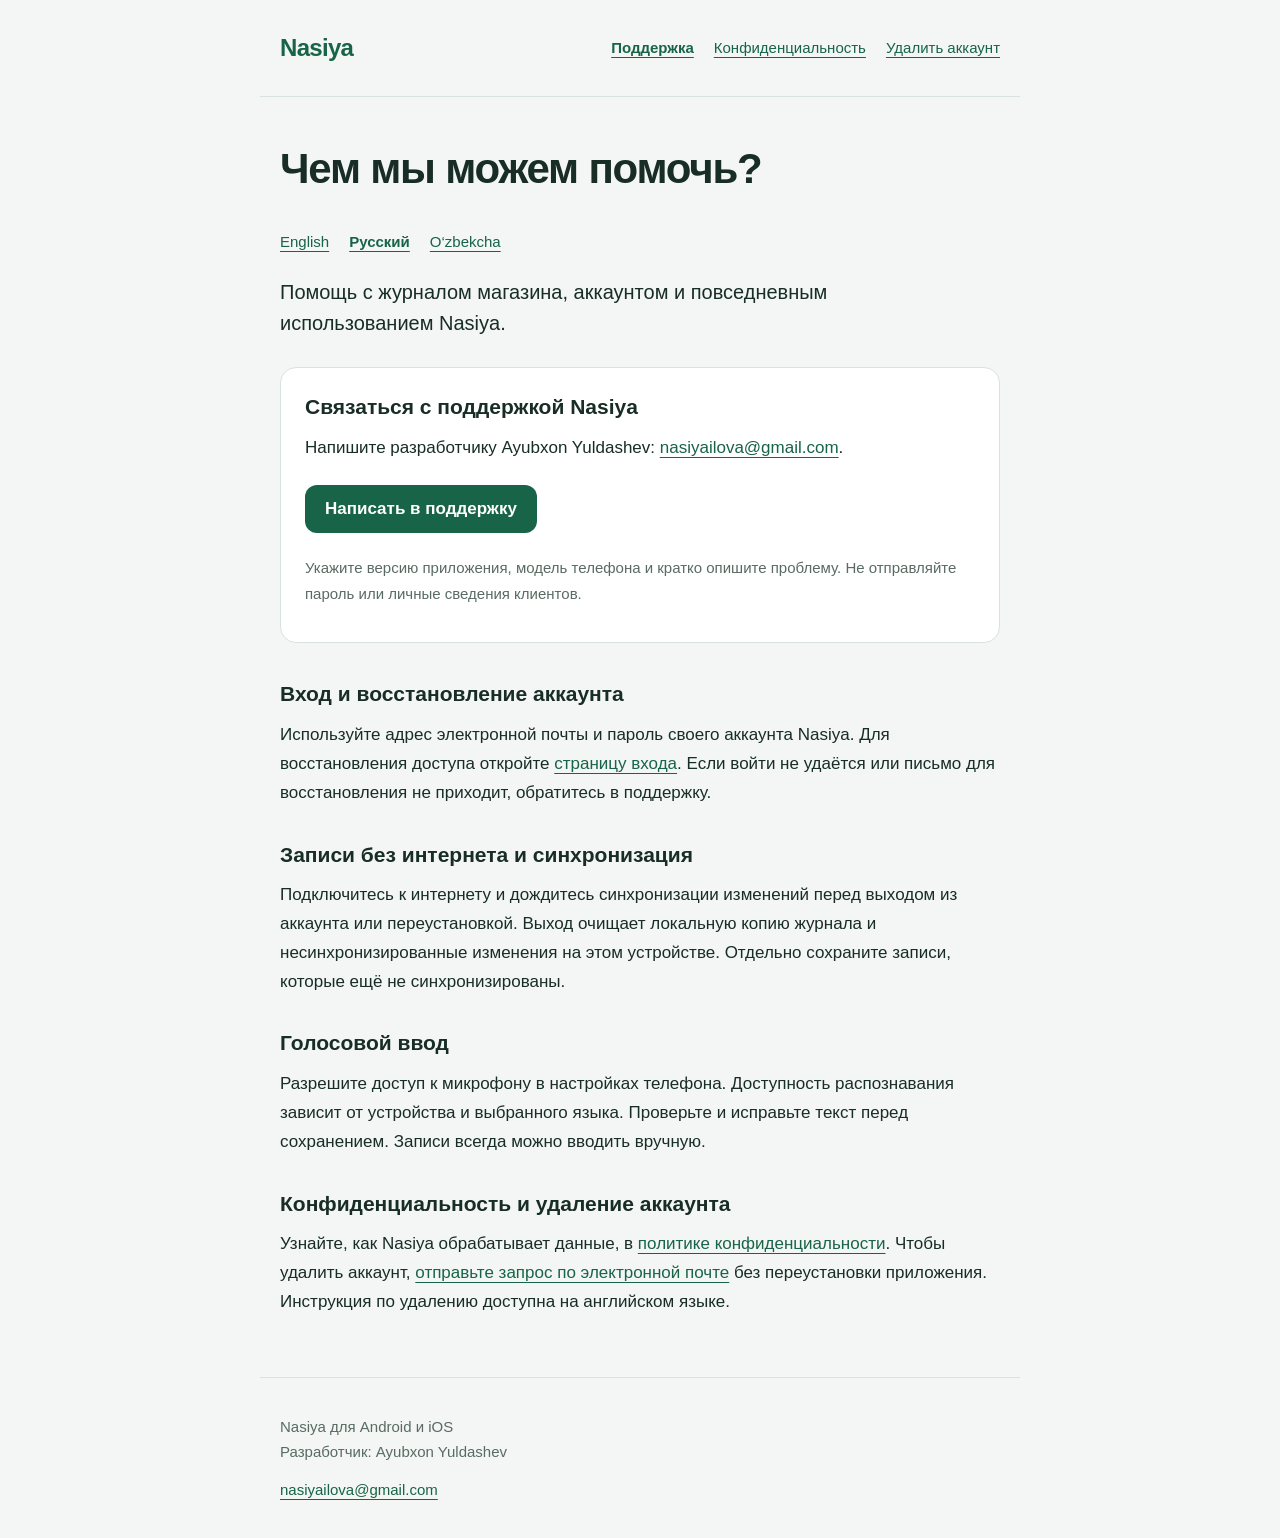
<file: support/ru/index.html>
<!doctype html>
<html lang="ru"><head><meta charset="utf-8"><meta name="viewport" content="width=device-width,initial-scale=1"><title>Чем мы можем помочь? | Nasiya</title><meta name="description" content="Contact Nasiya support for help with your shop ledger, sign-in, synchronization or account deletion."><meta name="referrer" content="strict-origin-when-cross-origin"><link rel="canonical" href="https://pofceka.github.io/nasiya-support/support/ru/"><meta property="og:title" content="How can we help? | Nasiya"><meta property="og:description" content="Contact Nasiya support for help with your shop ledger, sign-in, synchronization or account deletion."><meta property="og:type" content="website"><meta property="og:url" content="https://pofceka.github.io/nasiya-support/support/ru/"><link rel="stylesheet" href="https://pofceka.github.io/nasiya-support/style.css"></head><body><a class="skip" href="#main">Перейти к содержимому</a><header><a class="brand" href="https://pofceka.github.io/nasiya-support/">Nasiya</a><nav aria-label="Information"><a href="https://pofceka.github.io/nasiya-support/support/ru/" aria-current="page">Поддержка</a><a href="https://pofceka.github.io/nasiya-support/privacy/ru/">Конфиденциальность</a><a href="https://pofceka.github.io/nasiya-support/delete-account/">Удалить аккаунт</a></nav></header><main id="main"><h1>Чем мы можем помочь?</h1><nav aria-label="Language / Язык / Til"><a href="https://pofceka.github.io/nasiya-support/support/" lang="en" hreflang="en">English</a><a href="https://pofceka.github.io/nasiya-support/support/ru/" lang="ru" hreflang="ru" aria-current="page">Русский</a><a href="https://pofceka.github.io/nasiya-support/support/uz/" lang="uz" hreflang="uz">O‘zbekcha</a></nav><p class="intro">Помощь с журналом магазина, аккаунтом и повседневным использованием Nasiya.</p><section class="contact"><h2>Связаться с поддержкой Nasiya</h2><p>Напишите разработчику Ayubxon Yuldashev: <a href="mailto:nasiyailova@gmail.com">nasiyailova@gmail.com</a>.</p><a class="button" href="mailto:nasiyailova@gmail.com?subject=Nasiya%20support">Написать в поддержку</a><p class="muted">Укажите версию приложения, модель телефона и кратко опишите проблему. Не отправляйте пароль или личные сведения клиентов.</p></section><h2>Вход и восстановление аккаунта</h2><p>Используйте адрес электронной почты и пароль своего аккаунта Nasiya. Для восстановления доступа откройте <a href="https://nasiya-api.vercel.app/auth">страницу входа</a>. Если войти не удаётся или письмо для восстановления не приходит, обратитесь в поддержку.</p><h2>Записи без интернета и синхронизация</h2><p>Подключитесь к интернету и дождитесь синхронизации изменений перед выходом из аккаунта или переустановкой. Выход очищает локальную копию журнала и несинхронизированные изменения на этом устройстве. Отдельно сохраните записи, которые ещё не синхронизированы.</p><h2>Голосовой ввод</h2><p>Разрешите доступ к микрофону в настройках телефона. Доступность распознавания зависит от устройства и выбранного языка. Проверьте и исправьте текст перед сохранением. Записи всегда можно вводить вручную.</p><h2>Конфиденциальность и удаление аккаунта</h2><p>Узнайте, как Nasiya обрабатывает данные, в <a href="https://pofceka.github.io/nasiya-support/privacy/ru/">политике конфиденциальности</a>. Чтобы удалить аккаунт, <a href="https://pofceka.github.io/nasiya-support/delete-account/">отправьте запрос по электронной почте</a> без переустановки приложения. Инструкция по удалению доступна на английском языке.</p></main><footer><p>Nasiya для Android и iOS<br>Разработчик: Ayubxon Yuldashev</p><a href="mailto:nasiyailova@gmail.com">nasiyailova@gmail.com</a></footer></body></html>
</file>
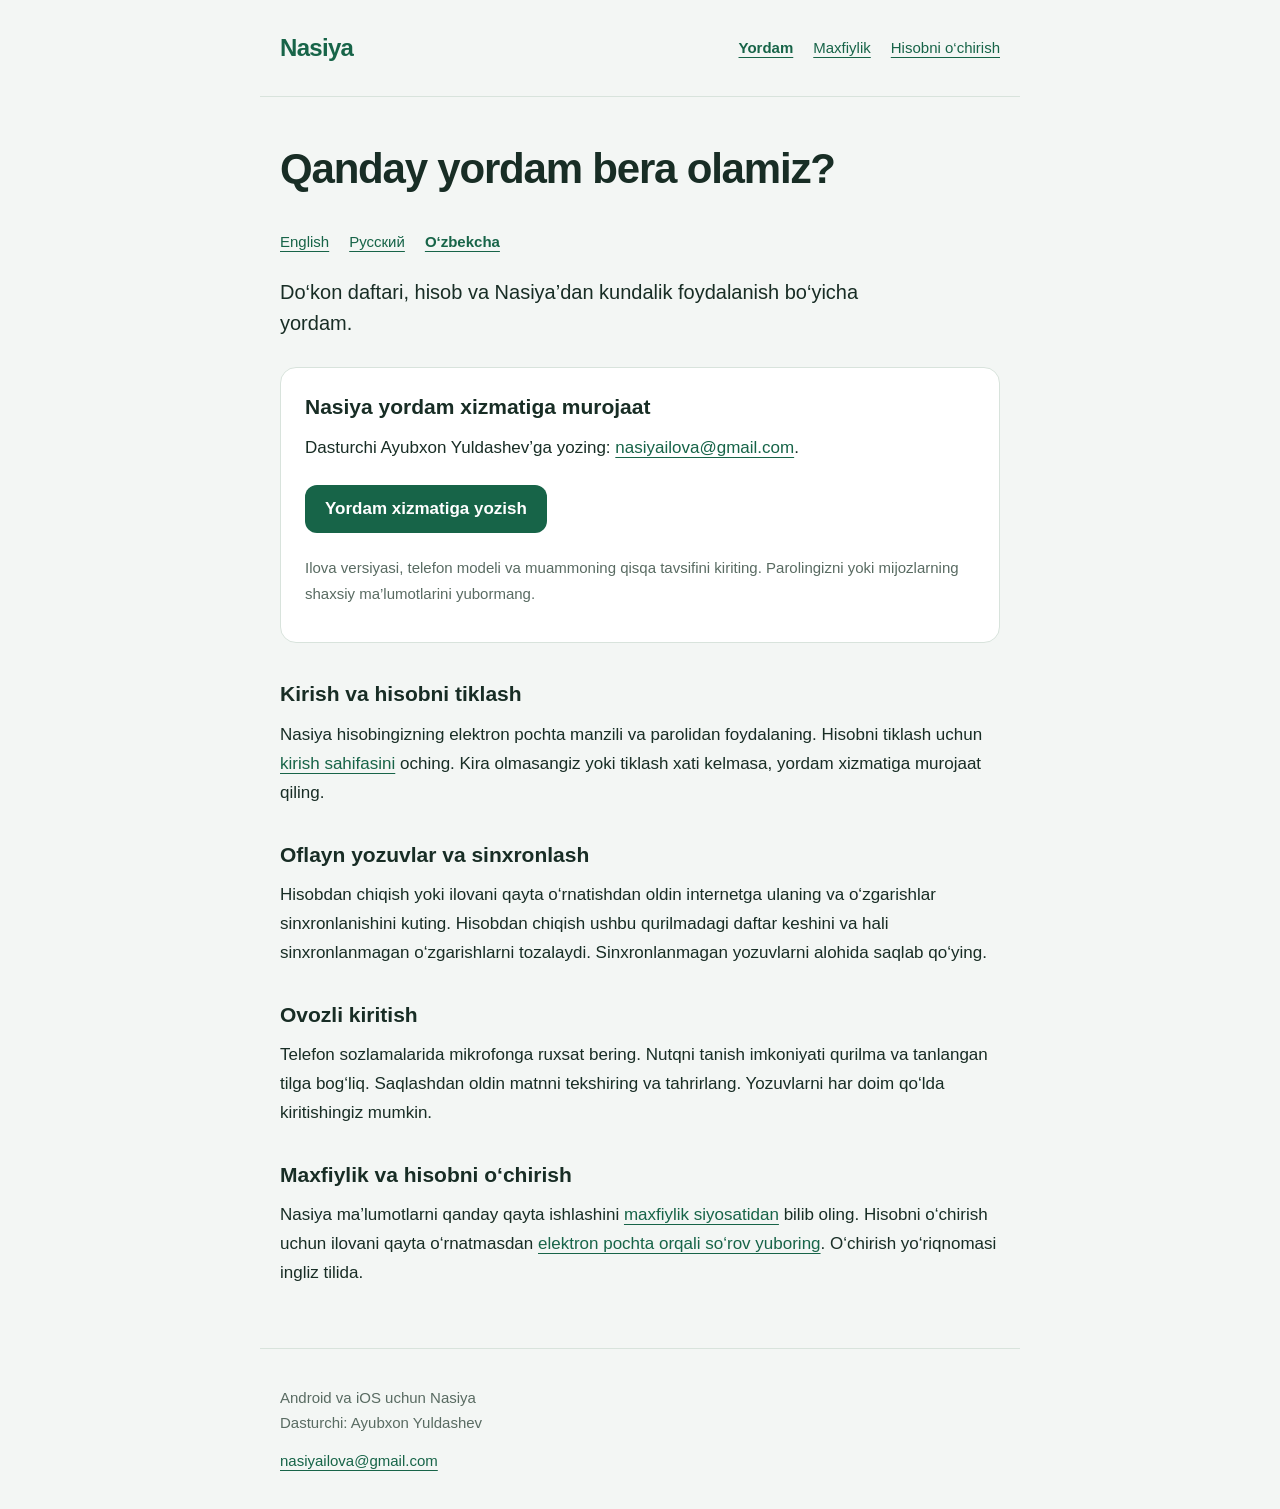
<file: support/uz/index.html>
<!doctype html>
<html lang="uz"><head><meta charset="utf-8"><meta name="viewport" content="width=device-width,initial-scale=1"><title>Qanday yordam bera olamiz? | Nasiya</title><meta name="description" content="Contact Nasiya support for help with your shop ledger, sign-in, synchronization or account deletion."><meta name="referrer" content="strict-origin-when-cross-origin"><link rel="canonical" href="https://pofceka.github.io/nasiya-support/support/uz/"><meta property="og:title" content="How can we help? | Nasiya"><meta property="og:description" content="Contact Nasiya support for help with your shop ledger, sign-in, synchronization or account deletion."><meta property="og:type" content="website"><meta property="og:url" content="https://pofceka.github.io/nasiya-support/support/uz/"><link rel="stylesheet" href="https://pofceka.github.io/nasiya-support/style.css"></head><body><a class="skip" href="#main">Asosiy mazmunga o‘tish</a><header><a class="brand" href="https://pofceka.github.io/nasiya-support/">Nasiya</a><nav aria-label="Information"><a href="https://pofceka.github.io/nasiya-support/support/uz/" aria-current="page">Yordam</a><a href="https://pofceka.github.io/nasiya-support/privacy/uz/">Maxfiylik</a><a href="https://pofceka.github.io/nasiya-support/delete-account/">Hisobni o‘chirish</a></nav></header><main id="main"><h1>Qanday yordam bera olamiz?</h1><nav aria-label="Language / Язык / Til"><a href="https://pofceka.github.io/nasiya-support/support/" lang="en" hreflang="en">English</a><a href="https://pofceka.github.io/nasiya-support/support/ru/" lang="ru" hreflang="ru">Русский</a><a href="https://pofceka.github.io/nasiya-support/support/uz/" lang="uz" hreflang="uz" aria-current="page">O‘zbekcha</a></nav><p class="intro">Do‘kon daftari, hisob va Nasiya’dan kundalik foydalanish bo‘yicha yordam.</p><section class="contact"><h2>Nasiya yordam xizmatiga murojaat</h2><p>Dasturchi Ayubxon Yuldashev’ga yozing: <a href="mailto:nasiyailova@gmail.com">nasiyailova@gmail.com</a>.</p><a class="button" href="mailto:nasiyailova@gmail.com?subject=Nasiya%20support">Yordam xizmatiga yozish</a><p class="muted">Ilova versiyasi, telefon modeli va muammoning qisqa tavsifini kiriting. Parolingizni yoki mijozlarning shaxsiy ma’lumotlarini yubormang.</p></section><h2>Kirish va hisobni tiklash</h2><p>Nasiya hisobingizning elektron pochta manzili va parolidan foydalaning. Hisobni tiklash uchun <a href="https://nasiya-api.vercel.app/auth">kirish sahifasini</a> oching. Kira olmasangiz yoki tiklash xati kelmasa, yordam xizmatiga murojaat qiling.</p><h2>Oflayn yozuvlar va sinxronlash</h2><p>Hisobdan chiqish yoki ilovani qayta o‘rnatishdan oldin internetga ulaning va o‘zgarishlar sinxronlanishini kuting. Hisobdan chiqish ushbu qurilmadagi daftar keshini va hali sinxronlanmagan o‘zgarishlarni tozalaydi. Sinxronlanmagan yozuvlarni alohida saqlab qo‘ying.</p><h2>Ovozli kiritish</h2><p>Telefon sozlamalarida mikrofonga ruxsat bering. Nutqni tanish imkoniyati qurilma va tanlangan tilga bog‘liq. Saqlashdan oldin matnni tekshiring va tahrirlang. Yozuvlarni har doim qo‘lda kiritishingiz mumkin.</p><h2>Maxfiylik va hisobni o‘chirish</h2><p>Nasiya ma’lumotlarni qanday qayta ishlashini <a href="https://pofceka.github.io/nasiya-support/privacy/uz/">maxfiylik siyosatidan</a> bilib oling. Hisobni o‘chirish uchun ilovani qayta o‘rnatmasdan <a href="https://pofceka.github.io/nasiya-support/delete-account/">elektron pochta orqali so‘rov yuboring</a>. O‘chirish yo‘riqnomasi ingliz tilida.</p></main><footer><p>Android va iOS uchun Nasiya<br>Dasturchi: Ayubxon Yuldashev</p><a href="mailto:nasiyailova@gmail.com">nasiyailova@gmail.com</a></footer></body></html>
</file>
